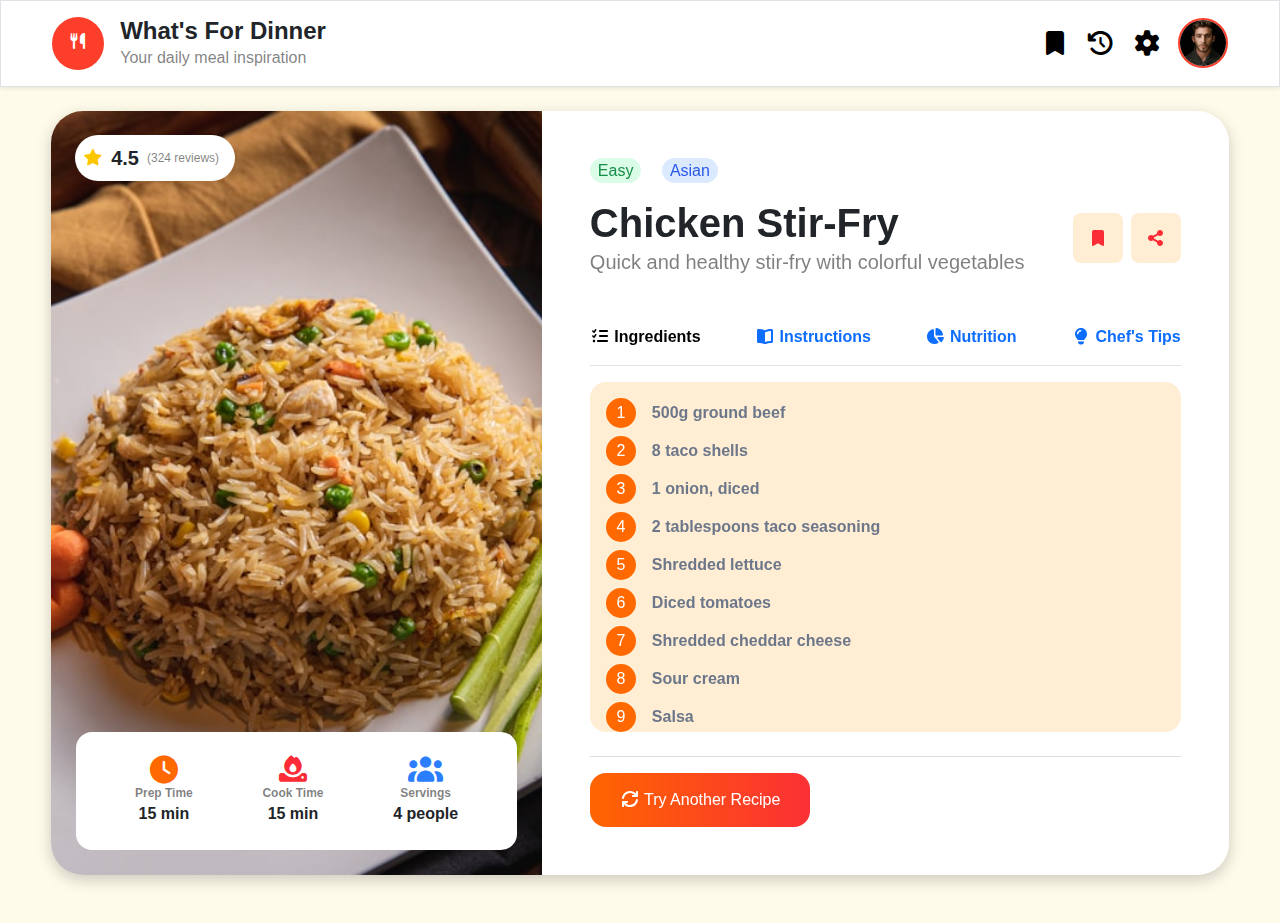
<file: index.html>
<html>

<head>
  <title>What's For Dinner</title>
  <link rel="preconnect" href="https://fonts.googleapis.com">
  <link rel="preconnect" href="https://fonts.gstatic.com" crossorigin>
  <link rel="preconnect" href="https://fonts.googleapis.com">
  <!-- ====================================================== -->
  <link rel="stylesheet" href="css/all.min.css">
  <link rel="stylesheet" href="css/bootstrap.min.css">
  <link rel="stylesheet" href="css/style-index.css">
  <link rel="stylesheet" href="css/index-media.css">
  <!-- ======================================================= -->
</head>


<body>
  <nav class="navbar navbar-expand-lg bg-body-tertiary">
    <div class="container-fluid container-60px pt-3 pb-3 bg-white  border border-bottom shadow-sm">
      <div class="d-flex">
        <span class="p-3 bg-1 rounded-circle text-white"><i class="fas fa-utensils"></i></span>
        <div class="ps-3">
          <h1 class="fw-bold fs-24px">What's For Dinner</h1>
          <p class="text-black-50">Your daily meal inspiration</p>
        </div>
      </div>

      <button class="navbar-toggler" type="button" data-bs-toggle="collapse" data-bs-target="#navbarNav"
        aria-controls="navbarNav" aria-expanded="false" aria-label="Toggle navigation">
        <span class="navbar-toggler-icon"></span>
      </button>
      <div class="collapse navbar-collapse  justify-content-end" id="navbarNav">
       
          <button class="border-0 bg-transparent fs-4 ps-3 hover-1"><i class="fa-solid fa-bookmark"></i></button>
        <button class="border-0 bg-transparent fs-4 ps-3 hover-1"><i class="fas fa-history"></i></button>
        <button class="border-0 bg-transparent fs-4 ps-3 hover-1"><i class="fas fa-gear"></i></button>
        <button class="b-1 w-50px rounded-circle overflow-hidden ms-3"><img src="img/avatar-4.jpg " alt=""></button>
      
      </div>
    </div>
  </nav>


  <section>
    <div class="container-fluid container-60px bg-2 pt-4 pb-5">
      <div class="sec d-flex flex-wrap col-12 rounded-5  overflow-hidden box-sh-1">
        <div class="img col-sm-12 col-lg-5 position-relative">
          <div id="imgMeals">
            <img src="img/photo-1603133872878-684f208fb84b.jpg" alt="" class="img-2 ">
          </div>

          <div class="p-2 rounded-5 position-absolute top-0 start-0 bg-white mt-4 ms-4 d-flex align-items-center"><i
              class="fas fa-star color-10 me-2"></i>
            <p class="fs-5 fw-bold me-2" id="str">4.5</p>
            <p class="fs-12px text-black-50 me-2">(<span id="reviews">324</span> reviews)</p>
          </div>

          <div class="d-flex justify-content-around bg-white  p-4 rounded-4 pos-1">
            <div class="text-center">
              <span class="color-1 fs-3"><i class="fas fa-clock"></i></span>
              <p class="text-black-50 fs-12px fw-bold">Prep Time</p>
              <p class="fw-bold" id="PrepTime">15 min</p>
            </div>

            <div class="text-center">
              <span class="color-2 fs-3"><i class="fas fa-fire-burner"></i></span>
              <p class="text-black-50 fs-12px fw-bold">Cook Time</p>
              <p class="fw-bold" id="cookTime">15 min</p>
            </div>

            <div class="text-center">
              <span class="color-3 fs-3"><i class="fas fa-users"></i></span>
              <p class="text-black-50 fs-12px fw-bold">Servings</p>
              <p class="fw-bold" id="servings">4 people</p>
            </div>
          </div>
        </div>


        <div class="cont col-sm-12 col-lg-7 bg-white p-5 overflow-x-auto">
          <div>
            <div class="pb-3">
              <span class="p-1 bg-3 ps-2 pe-2 rounded-4 me-3 color-4" id="level">Easy</span>
              <span class="p-1 bg-4 pe-2 ps-2 rounded-4 color-5" id="nation">Asian</span>
            </div>

            <div class="d-flex justify-content-between align-items-center">
              <div>
                <h3 class="fw-bold fs-1" id="name">Chicken Stir-Fry</h3>
                <p class="fs-5 text-black-50" id="descrp">Quick and healthy stir-fry with colorful vegetables</p>
              </div>

              <div class="d-flex">
                <div class="w-50px h-50px d-flex justify-content-center align-items-center rounded-3 bg-5 color-2 me-2 hover-2"><i class="fa-solid fa-bookmark"></i></div>
                <div class="w-50px h-50px d-flex justify-content-center align-items-center rounded-3 bg-5 color-2 hover-2"><i class="fas fa-share-nodes"></i></div>
              </div>
            </div>
          </div>

          <div class="pt-5">
            <nav>
              <div class="nav nav-tabs justify-content-between " id="nav-tab" role="tablist">
                <button class="nav-link active fw-bold mb-3  border-0" id="nav-home-tab" data-bs-toggle="tab"
                  data-bs-target="#nav-home" type="button" role="tab" aria-controls="nav-home" aria-selected="true"><i
                    class="fas fa-list-check"></i> Ingredients</button>

                <button class="nav-link  fw-bold mb-3  border-0" id="nav-profile-tab" data-bs-toggle="tab"
                  data-bs-target="#nav-profile" type="button" role="tab" aria-controls="nav-profile"
                  aria-selected="false"><i class="fas fa-book-open"></i> Instructions</button>

                <button class="nav-link fw-bold mb-3  border-0" id="nav-contact-tab" data-bs-toggle="tab"
                  data-bs-target="#nav-contact" type="button" role="tab" aria-controls="nav-contact"
                  aria-selected="false"><i class="fas fa-chart-pie"></i> Nutrition</button>

                <button class="nav-link fw-bold mb-3  border-0" id="nav-contact-tab-2" data-bs-toggle="tab"
                  data-bs-target="#nav-contact-2" type="button" role="tab" aria-controls="nav-contact-2"
                  aria-selected="false"><i class="fas fa-lightbulb"></i> Chef's Tips</button>
              </div>
            </nav>

            <div class="tab-content mt-3 " id="nav-tabContent">
              <div class="tab-pane fade show active " id="nav-home" role="tabpanel" aria-labelledby="nav-home-tab"
                tabindex="0">
                <div class="bg-5 rounded-4 p-3 h-350px overflow-x-auto " id="Ingredients">
                  <div class="d-flex align-items-center pb-2">
                    <div
                      class="w-30px justify-content-center align-items-center d-flex h-30px rounded-circle bg-6 text-white">
                      1</div>
                    <p class="color-6 ms-3 fw-bold">500g ground beef</p>
                  </div>
                   <div class="d-flex align-items-center pb-2">
                    <div
                      class="w-30px justify-content-center align-items-center d-flex h-30px rounded-circle bg-6 text-white">
                      2</div>
                    <p class="color-6 ms-3 fw-bold">8 taco shells</p>
                  </div>
                  <div class="d-flex align-items-center pb-2">
                    <div
                      class="w-30px justify-content-center align-items-center d-flex h-30px rounded-circle bg-6 text-white">
                      3</div>
                    <p class="color-6 ms-3 fw-bold">1 onion, diced</p>
                  </div>
                  <div class="d-flex align-items-center pb-2">
                    <div
                      class="w-30px justify-content-center align-items-center d-flex h-30px rounded-circle bg-6 text-white">
                      4</div>
                    <p class="color-6 ms-3 fw-bold">2 tablespoons taco seasoning</p>
                  </div>
                  <div class="d-flex align-items-center pb-2">
                    <div
                      class="w-30px justify-content-center align-items-center d-flex h-30px rounded-circle bg-6 text-white">
                      5</div>
                    <p class="color-6 ms-3 fw-bold">Shredded lettuce</p>
                  </div>
                  <div class="d-flex align-items-center pb-2">
                    <div
                      class="w-30px justify-content-center align-items-center d-flex h-30px rounded-circle bg-6 text-white">
                      6</div>
                    <p class="color-6 ms-3 fw-bold">Diced tomatoes</p>
                  </div>
                  <div class="d-flex align-items-center pb-2">
                    <div
                      class="w-30px justify-content-center align-items-center d-flex h-30px rounded-circle bg-6 text-white">
                      7</div>
                    <p class="color-6 ms-3 fw-bold">Shredded cheddar cheese</p>
                  </div>
                  <div class="d-flex align-items-center pb-2">
                    <div
                      class="w-30px justify-content-center align-items-center d-flex h-30px rounded-circle bg-6 text-white">
                      8</div>
                    <p class="color-6 ms-3 fw-bold">Sour cream</p>
                  </div>
                  <div class="d-flex align-items-center pb-2">
                    <div
                      class="w-30px justify-content-center align-items-center d-flex h-30px rounded-circle bg-6 text-white">
                      9</div>
                    <p class="color-6 ms-3 fw-bold">Salsa</p>
                  </div>
                </div>
              </div>

              <div class="tab-pane fade h-350px overflow-x-auto" id="nav-profile" role="tabpanel"
                aria-labelledby="nav-profile-tab" tabindex="0">
                <div class="d-flex align-items-center pb-3">
                  <div
                    class="w-50px bg-6 h-50px rounded-4 fs-4 text-white fw-bold d-flex justify-content-center align-items-center">
                    1</div>
                  <p class="fs-14px color-6 ps-3">Heat a large skillet over medium-high heat. Cook ground beef until
                    browned.</p>
                </div>
                <div class="d-flex align-items-center pb-3">
                  <div
                    class="w-50px bg-6 h-50px rounded-4 fs-4 text-white fw-bold d-flex justify-content-center align-items-center">
                    2</div>
                  <p class="fs-14px color-6 ps-3">Add diced onion and cook until softened, about 5 minutes.</p>
                </div>
                <div class="d-flex align-items-center pb-3">
                  <div
                    class="w-50px bg-6 h-50px rounded-4 fs-4 text-white fw-bold d-flex justify-content-center align-items-center">
                    3</div>
                  <p class="fs-14px color-6 ps-3">Stir in taco seasoning and 1/2 cup water. Simmer for 10 minutes.</p>
                </div>
                <div class="d-flex align-items-center pb-3">
                  <div
                    class="w-50px bg-6 h-50px rounded-4 fs-4 text-white fw-bold d-flex justify-content-center align-items-center">
                    4</div>
                  <p class="fs-14px color-6 ps-3">Warm taco shells according to package directions.</p>
                </div>
                <div class="d-flex align-items-center pb-3">
                  <div
                    class="w-50px bg-6 h-50px rounded-4 fs-4 text-white fw-bold d-flex justify-content-center align-items-center">
                    5</div>
                  <p class="fs-14px color-6 ps-3">Fill each shell with seasoned beef.</p>
                </div>
                <div class="d-flex align-items-center pb-3">
                  <div
                    class="w-50px bg-6 h-50px rounded-4 fs-4 text-white fw-bold d-flex justify-content-center align-items-center">
                    6</div>
                  <p class="fs-14px color-6 ps-3">Top with lettuce, tomatoes, cheese, sour cream, and salsa. Serve
                    immediately.</p>
                </div>
              </div>

              <div class="tab-pane fade h-350px overflow-x-auto" id="nav-contact" role="tabpanel"
                aria-labelledby="nav-contact-tab" tabindex="0">
                <div class="d-flex col-12 flex-wrap " id="Nutrition">
                 <div class="p-2 col-md-6 col-sm-12 ">
                    <div class="p-3 bg-7 rounded-4  d-flex justify-content-between align-items-center">
                      <div class="d-flex align-items-center">
                        <div
                          class="w-50px h-50px bg-5 rounded-4 d-flex justify-content-center align-items-center color-1">
                          <i class="fas fa-fire"></i>
                        </div>
                        <p class="ps-3 fw-bold">Calories</p>
                      </div>
                      <p class="fs-5 fw-bold" id="Calories">320 kcal</p>
                    </div>
                  </div>

                  <div class="p-2 col-md-6 col-sm-12 ">
                    <div class="p-3 bg-7 rounded-4  d-flex justify-content-between align-items-center">
                      <div class="d-flex align-items-center">
                        <div
                          class="w-50px h-50px bg-9 rounded-4 d-flex justify-content-center align-items-center color-8">
                          <i class="fas fa-dumbbell"></i>
                        </div>
                        <p class="ps-3 fw-bold">Protein</p>
                      </div>
                      <p class="fs-5 fw-bold" id="protein">38 g</p>
                    </div>
                  </div>

                  <div class="p-2 col-md-6 col-sm-12 ">
                    <div class="p-3 bg-7 rounded-4  d-flex justify-content-between align-items-center">
                      <div class="d-flex align-items-center">
                        <div
                          class="w-50px h-50px bg-8 rounded-4 d-flex justify-content-center align-items-center color-7">
                          <i class="fas fa-wheat-awn"></i>
                        </div>
                        <p class="ps-3 fw-bold">Carbohydrates</p>
                      </div>
                      <p class="fs-5 fw-bold" id="Carbohydrates">42 g</p>
                    </div>
                  </div>

                  <div class="p-2 col-md-6 col-sm-12 ">
                    <div class="p-3 bg-7 rounded-4  d-flex justify-content-between align-items-center">
                      <div class="d-flex align-items-center">
                        <div
                          class="w-50px h-50px bg-10 rounded-4 d-flex justify-content-center align-items-center color-2">
                          <i class="fas fa-droplet"></i>
                        </div>
                        <p class="ps-3 fw-bold">Fat</p>
                      </div>
                      <p class="fs-5 fw-bold" id="fat">35 g</p>
                    </div>
                  </div>

                  <div class="p-2 col-md-6 col-sm-12 ">
                    <div class="p-3 bg-7 rounded-4  d-flex justify-content-between align-items-center">
                      <div class="d-flex align-items-center">
                        <div
                          class="w-50px h-50px bg-11 rounded-4 d-flex justify-content-center align-items-center color-4">
                          <i class="fas fa-seedling"></i>
                        </div>
                        <p class="ps-3 fw-bold">Fiber</p>
                      </div>
                      <p class="fs-5 fw-bold" id="fiber">2 g</p>
                    </div>
                  </div>

                  <div class="p-2 col-md-6 col-sm-12 ">
                    <div class="p-3 bg-7 rounded-4  d-flex justify-content-between align-items-center">
                      <div class="d-flex align-items-center">
                        <div
                          class="w-50px h-50px bg-10 rounded-4 d-flex justify-content-center align-items-center color-9">
                          <i class="fas fa-box"></i>
                        </div>
                        <p class="ps-3 fw-bold">Sodium</p>
                      </div>
                      <p class="fs-5 fw-bold" id="sodium">920 gm</p>
                    </div>
                  </div>
                </div>
              </div>

              <div class="tab-pane fade h-350px overflow-xcol-md-6 col-sm-12" id="nav-contact-2" role="tabpanel"
                aria-labelledby="nav-contact-tab-2" tabindex="0">
                <div class="w-100 p-4 rounded-4 bg-2 bor-1 d-flex align-items-center mb-3">
                  <span class="p-1 rounded-circle bg-12 text-white"><i class="fas fa-check"></i></span>
                  <p class="ps-3">Cut all ingredients before starting to cook</p>
                </div>
                <div class="w-100 p-4 rounded-4 bg-2 bor-1 d-flex align-items-center mb-3">
                  <span class="p-1 rounded-circle bg-12 text-white"><i class="fas fa-check"></i></span>
                  <p class="ps-3">Cut all ingredients before starting to cook</p>
                </div>
                <div class="w-100 p-4 rounded-4 bg-2 bor-1 d-flex align-items-center mb-3">
                  <span class="p-1 rounded-circle bg-12 text-white"><i class="fas fa-check"></i></span>
                  <p class="ps-3">Cut all ingredients before starting to cook</p>
                </div>
                <div class="w-100 p-4 rounded-4 bg-2 bor-1 d-flex align-items-center mb-3">
                  <span class="p-1 rounded-circle bg-12 text-white"><i class="fas fa-check"></i></span>
                  <p class="ps-3">Cut all ingredients before starting to cook</p>
                </div>
              </div>

              <div class="line mt-4 mb-3"></div>

              <button
              onclick="(change())"
               class="border-0 but-1 rounded-4 text-white" ><i class="fas fa-arrows-rotate"></i> Try Another
                Recipe</button>

            </div>
          </div>
        </div>
      </div>
    </div>
  </section>

  <!-- =========================================== -->
  <script src="https://cdn.jsdelivr.net/npm/bootstrap@5.3.3/dist/js/bootstrap.bundle.min.js"
    integrity="sha384-YvpcrYf0tY3lHB60NNkmXc5s9fDVZLESaAA55NDzOxhy9GkcIdslK1eN7N6jIeHz"
    crossorigin="anonymous"></script>
    <script src="js/index.js"></script>
</body>

</html>
</file>
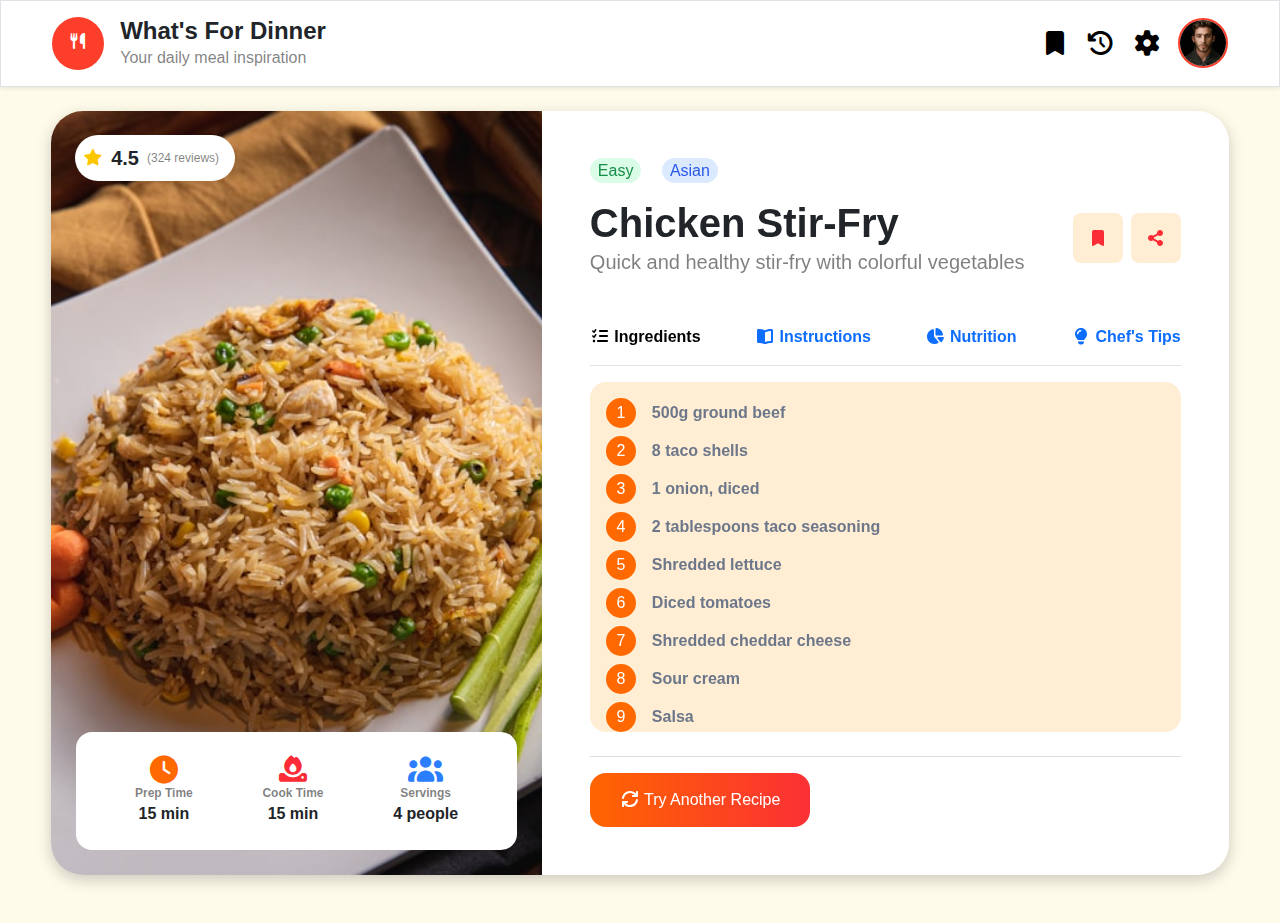
<file: html/index.html>
<html>

<head>
  <title>What's For Dinner</title>
  <link rel="preconnect" href="https://fonts.googleapis.com">
  <link rel="preconnect" href="https://fonts.gstatic.com" crossorigin>
  <link rel="preconnect" href="https://fonts.googleapis.com">
  <!-- ====================================================== -->
  <link rel="stylesheet" href="../css/all.min.css">
  <link rel="stylesheet" href="../css/bootstrap.min.css">
  <link rel="stylesheet" href="../css/style-index.css">
  <link rel="stylesheet" href="../css/index-media.css">
  <!-- ======================================================= -->
</head>


<body>
  <nav class="navbar navbar-expand-lg bg-body-tertiary">
    <div class="container-fluid container-60px pt-3 pb-3 bg-white  border border-bottom shadow-sm">
      <div class="d-flex">
        <span class="p-3 bg-1 rounded-circle text-white"><i class="fas fa-utensils"></i></span>
        <div class="ps-3">
          <h1 class="fw-bold fs-24px">What's For Dinner</h1>
          <p class="text-black-50">Your daily meal inspiration</p>
        </div>
      </div>

      <button class="navbar-toggler" type="button" data-bs-toggle="collapse" data-bs-target="#navbarNav"
        aria-controls="navbarNav" aria-expanded="false" aria-label="Toggle navigation">
        <span class="navbar-toggler-icon"></span>
      </button>
      <div class="collapse navbar-collapse  justify-content-end" id="navbarNav">
       
          <button class="border-0 bg-transparent fs-4 ps-3 hover-1"><i class="fa-solid fa-bookmark"></i></button>
        <button class="border-0 bg-transparent fs-4 ps-3 hover-1"><i class="fas fa-history"></i></button>
        <button class="border-0 bg-transparent fs-4 ps-3 hover-1"><i class="fas fa-gear"></i></button>
        <button class="b-1 w-50px rounded-circle overflow-hidden ms-3"><img src="../img/avatar-4.jpg " alt=""></button>
      
      </div>
    </div>
  </nav>


  <section>
    <div class="container-fluid container-60px bg-2 pt-4 pb-5">
      <div class="sec d-flex flex-wrap col-12 rounded-5  overflow-hidden box-sh-1">
        <div class="img col-sm-12 col-lg-5 position-relative">
          <div id="imgMeals">
            <img src="../img/photo-1603133872878-684f208fb84b.jpg" alt="" class="img-2 ">
          </div>

          <div class="p-2 rounded-5 position-absolute top-0 start-0 bg-white mt-4 ms-4 d-flex align-items-center"><i
              class="fas fa-star color-10 me-2"></i>
            <p class="fs-5 fw-bold me-2" id="str">4.5</p>
            <p class="fs-12px text-black-50 me-2">(<span id="reviews">324</span> reviews)</p>
          </div>

          <div class="d-flex justify-content-around bg-white  p-4 rounded-4 pos-1">
            <div class="text-center">
              <span class="color-1 fs-3"><i class="fas fa-clock"></i></span>
              <p class="text-black-50 fs-12px fw-bold">Prep Time</p>
              <p class="fw-bold" id="PrepTime">15 min</p>
            </div>

            <div class="text-center">
              <span class="color-2 fs-3"><i class="fas fa-fire-burner"></i></span>
              <p class="text-black-50 fs-12px fw-bold">Cook Time</p>
              <p class="fw-bold" id="cookTime">15 min</p>
            </div>

            <div class="text-center">
              <span class="color-3 fs-3"><i class="fas fa-users"></i></span>
              <p class="text-black-50 fs-12px fw-bold">Servings</p>
              <p class="fw-bold" id="servings">4 people</p>
            </div>
          </div>
        </div>


        <div class="cont col-sm-12 col-lg-7 bg-white p-5 overflow-x-auto">
          <div>
            <div class="pb-3">
              <span class="p-1 bg-3 ps-2 pe-2 rounded-4 me-3 color-4" id="level">Easy</span>
              <span class="p-1 bg-4 pe-2 ps-2 rounded-4 color-5" id="nation">Asian</span>
            </div>

            <div class="d-flex justify-content-between align-items-center">
              <div>
                <h3 class="fw-bold fs-1" id="name">Chicken Stir-Fry</h3>
                <p class="fs-5 text-black-50" id="descrp">Quick and healthy stir-fry with colorful vegetables</p>
              </div>

              <div class="d-flex">
                <div class="w-50px h-50px d-flex justify-content-center align-items-center rounded-3 bg-5 color-2 me-2 hover-2"><i class="fa-solid fa-bookmark"></i></div>
                <div class="w-50px h-50px d-flex justify-content-center align-items-center rounded-3 bg-5 color-2 hover-2"><i class="fas fa-share-nodes"></i></div>
              </div>
            </div>
          </div>

          <div class="pt-5">
            <nav>
              <div class="nav nav-tabs justify-content-between " id="nav-tab" role="tablist">
                <button class="nav-link active fw-bold mb-3  border-0" id="nav-home-tab" data-bs-toggle="tab"
                  data-bs-target="#nav-home" type="button" role="tab" aria-controls="nav-home" aria-selected="true"><i
                    class="fas fa-list-check"></i> Ingredients</button>

                <button class="nav-link  fw-bold mb-3  border-0" id="nav-profile-tab" data-bs-toggle="tab"
                  data-bs-target="#nav-profile" type="button" role="tab" aria-controls="nav-profile"
                  aria-selected="false"><i class="fas fa-book-open"></i> Instructions</button>

                <button class="nav-link fw-bold mb-3  border-0" id="nav-contact-tab" data-bs-toggle="tab"
                  data-bs-target="#nav-contact" type="button" role="tab" aria-controls="nav-contact"
                  aria-selected="false"><i class="fas fa-chart-pie"></i> Nutrition</button>

                <button class="nav-link fw-bold mb-3  border-0" id="nav-contact-tab-2" data-bs-toggle="tab"
                  data-bs-target="#nav-contact-2" type="button" role="tab" aria-controls="nav-contact-2"
                  aria-selected="false"><i class="fas fa-lightbulb"></i> Chef's Tips</button>
              </div>
            </nav>

            <div class="tab-content mt-3 " id="nav-tabContent">
              <div class="tab-pane fade show active " id="nav-home" role="tabpanel" aria-labelledby="nav-home-tab"
                tabindex="0">
                <div class="bg-5 rounded-4 p-3 h-350px overflow-x-auto " id="Ingredients">
                  <div class="d-flex align-items-center pb-2">
                    <div
                      class="w-30px justify-content-center align-items-center d-flex h-30px rounded-circle bg-6 text-white">
                      1</div>
                    <p class="color-6 ms-3 fw-bold">500g ground beef</p>
                  </div>
                   <div class="d-flex align-items-center pb-2">
                    <div
                      class="w-30px justify-content-center align-items-center d-flex h-30px rounded-circle bg-6 text-white">
                      2</div>
                    <p class="color-6 ms-3 fw-bold">8 taco shells</p>
                  </div>
                  <div class="d-flex align-items-center pb-2">
                    <div
                      class="w-30px justify-content-center align-items-center d-flex h-30px rounded-circle bg-6 text-white">
                      3</div>
                    <p class="color-6 ms-3 fw-bold">1 onion, diced</p>
                  </div>
                  <div class="d-flex align-items-center pb-2">
                    <div
                      class="w-30px justify-content-center align-items-center d-flex h-30px rounded-circle bg-6 text-white">
                      4</div>
                    <p class="color-6 ms-3 fw-bold">2 tablespoons taco seasoning</p>
                  </div>
                  <div class="d-flex align-items-center pb-2">
                    <div
                      class="w-30px justify-content-center align-items-center d-flex h-30px rounded-circle bg-6 text-white">
                      5</div>
                    <p class="color-6 ms-3 fw-bold">Shredded lettuce</p>
                  </div>
                  <div class="d-flex align-items-center pb-2">
                    <div
                      class="w-30px justify-content-center align-items-center d-flex h-30px rounded-circle bg-6 text-white">
                      6</div>
                    <p class="color-6 ms-3 fw-bold">Diced tomatoes</p>
                  </div>
                  <div class="d-flex align-items-center pb-2">
                    <div
                      class="w-30px justify-content-center align-items-center d-flex h-30px rounded-circle bg-6 text-white">
                      7</div>
                    <p class="color-6 ms-3 fw-bold">Shredded cheddar cheese</p>
                  </div>
                  <div class="d-flex align-items-center pb-2">
                    <div
                      class="w-30px justify-content-center align-items-center d-flex h-30px rounded-circle bg-6 text-white">
                      8</div>
                    <p class="color-6 ms-3 fw-bold">Sour cream</p>
                  </div>
                  <div class="d-flex align-items-center pb-2">
                    <div
                      class="w-30px justify-content-center align-items-center d-flex h-30px rounded-circle bg-6 text-white">
                      9</div>
                    <p class="color-6 ms-3 fw-bold">Salsa</p>
                  </div>
                </div>
              </div>

              <div class="tab-pane fade h-350px overflow-x-auto" id="nav-profile" role="tabpanel"
                aria-labelledby="nav-profile-tab" tabindex="0">
                <div class="d-flex align-items-center pb-3">
                  <div
                    class="w-50px bg-6 h-50px rounded-4 fs-4 text-white fw-bold d-flex justify-content-center align-items-center">
                    1</div>
                  <p class="fs-14px color-6 ps-3">Heat a large skillet over medium-high heat. Cook ground beef until
                    browned.</p>
                </div>
                <div class="d-flex align-items-center pb-3">
                  <div
                    class="w-50px bg-6 h-50px rounded-4 fs-4 text-white fw-bold d-flex justify-content-center align-items-center">
                    2</div>
                  <p class="fs-14px color-6 ps-3">Add diced onion and cook until softened, about 5 minutes.</p>
                </div>
                <div class="d-flex align-items-center pb-3">
                  <div
                    class="w-50px bg-6 h-50px rounded-4 fs-4 text-white fw-bold d-flex justify-content-center align-items-center">
                    3</div>
                  <p class="fs-14px color-6 ps-3">Stir in taco seasoning and 1/2 cup water. Simmer for 10 minutes.</p>
                </div>
                <div class="d-flex align-items-center pb-3">
                  <div
                    class="w-50px bg-6 h-50px rounded-4 fs-4 text-white fw-bold d-flex justify-content-center align-items-center">
                    4</div>
                  <p class="fs-14px color-6 ps-3">Warm taco shells according to package directions.</p>
                </div>
                <div class="d-flex align-items-center pb-3">
                  <div
                    class="w-50px bg-6 h-50px rounded-4 fs-4 text-white fw-bold d-flex justify-content-center align-items-center">
                    5</div>
                  <p class="fs-14px color-6 ps-3">Fill each shell with seasoned beef.</p>
                </div>
                <div class="d-flex align-items-center pb-3">
                  <div
                    class="w-50px bg-6 h-50px rounded-4 fs-4 text-white fw-bold d-flex justify-content-center align-items-center">
                    6</div>
                  <p class="fs-14px color-6 ps-3">Top with lettuce, tomatoes, cheese, sour cream, and salsa. Serve
                    immediately.</p>
                </div>
              </div>

              <div class="tab-pane fade h-350px overflow-x-auto" id="nav-contact" role="tabpanel"
                aria-labelledby="nav-contact-tab" tabindex="0">
                <div class="d-flex col-12 flex-wrap " id="Nutrition">
                 <div class="p-2 col-md-6 col-sm-12 ">
                    <div class="p-3 bg-7 rounded-4  d-flex justify-content-between align-items-center">
                      <div class="d-flex align-items-center">
                        <div
                          class="w-50px h-50px bg-5 rounded-4 d-flex justify-content-center align-items-center color-1">
                          <i class="fas fa-fire"></i>
                        </div>
                        <p class="ps-3 fw-bold">Calories</p>
                      </div>
                      <p class="fs-5 fw-bold" id="Calories">320 kcal</p>
                    </div>
                  </div>

                  <div class="p-2 col-md-6 col-sm-12 ">
                    <div class="p-3 bg-7 rounded-4  d-flex justify-content-between align-items-center">
                      <div class="d-flex align-items-center">
                        <div
                          class="w-50px h-50px bg-9 rounded-4 d-flex justify-content-center align-items-center color-8">
                          <i class="fas fa-dumbbell"></i>
                        </div>
                        <p class="ps-3 fw-bold">Protein</p>
                      </div>
                      <p class="fs-5 fw-bold" id="protein">38 g</p>
                    </div>
                  </div>

                  <div class="p-2 col-md-6 col-sm-12 ">
                    <div class="p-3 bg-7 rounded-4  d-flex justify-content-between align-items-center">
                      <div class="d-flex align-items-center">
                        <div
                          class="w-50px h-50px bg-8 rounded-4 d-flex justify-content-center align-items-center color-7">
                          <i class="fas fa-wheat-awn"></i>
                        </div>
                        <p class="ps-3 fw-bold">Carbohydrates</p>
                      </div>
                      <p class="fs-5 fw-bold" id="Carbohydrates">42 g</p>
                    </div>
                  </div>

                  <div class="p-2 col-md-6 col-sm-12 ">
                    <div class="p-3 bg-7 rounded-4  d-flex justify-content-between align-items-center">
                      <div class="d-flex align-items-center">
                        <div
                          class="w-50px h-50px bg-10 rounded-4 d-flex justify-content-center align-items-center color-2">
                          <i class="fas fa-droplet"></i>
                        </div>
                        <p class="ps-3 fw-bold">Fat</p>
                      </div>
                      <p class="fs-5 fw-bold" id="fat">35 g</p>
                    </div>
                  </div>

                  <div class="p-2 col-md-6 col-sm-12 ">
                    <div class="p-3 bg-7 rounded-4  d-flex justify-content-between align-items-center">
                      <div class="d-flex align-items-center">
                        <div
                          class="w-50px h-50px bg-11 rounded-4 d-flex justify-content-center align-items-center color-4">
                          <i class="fas fa-seedling"></i>
                        </div>
                        <p class="ps-3 fw-bold">Fiber</p>
                      </div>
                      <p class="fs-5 fw-bold" id="fiber">2 g</p>
                    </div>
                  </div>

                  <div class="p-2 col-md-6 col-sm-12 ">
                    <div class="p-3 bg-7 rounded-4  d-flex justify-content-between align-items-center">
                      <div class="d-flex align-items-center">
                        <div
                          class="w-50px h-50px bg-10 rounded-4 d-flex justify-content-center align-items-center color-9">
                          <i class="fas fa-box"></i>
                        </div>
                        <p class="ps-3 fw-bold">Sodium</p>
                      </div>
                      <p class="fs-5 fw-bold" id="sodium">920 gm</p>
                    </div>
                  </div>
                </div>
              </div>

              <div class="tab-pane fade h-350px overflow-xcol-md-6 col-sm-12" id="nav-contact-2" role="tabpanel"
                aria-labelledby="nav-contact-tab-2" tabindex="0">
                <div class="w-100 p-4 rounded-4 bg-2 bor-1 d-flex align-items-center mb-3">
                  <span class="p-1 rounded-circle bg-12 text-white"><i class="fas fa-check"></i></span>
                  <p class="ps-3">Cut all ingredients before starting to cook</p>
                </div>
                <div class="w-100 p-4 rounded-4 bg-2 bor-1 d-flex align-items-center mb-3">
                  <span class="p-1 rounded-circle bg-12 text-white"><i class="fas fa-check"></i></span>
                  <p class="ps-3">Cut all ingredients before starting to cook</p>
                </div>
                <div class="w-100 p-4 rounded-4 bg-2 bor-1 d-flex align-items-center mb-3">
                  <span class="p-1 rounded-circle bg-12 text-white"><i class="fas fa-check"></i></span>
                  <p class="ps-3">Cut all ingredients before starting to cook</p>
                </div>
                <div class="w-100 p-4 rounded-4 bg-2 bor-1 d-flex align-items-center mb-3">
                  <span class="p-1 rounded-circle bg-12 text-white"><i class="fas fa-check"></i></span>
                  <p class="ps-3">Cut all ingredients before starting to cook</p>
                </div>
              </div>

              <div class="line mt-4 mb-3"></div>

              <button
              onclick="(change())"
               class="border-0 but-1 rounded-4 text-white" ><i class="fas fa-arrows-rotate"></i> Try Another
                Recipe</button>

            </div>
          </div>
        </div>
      </div>
    </div>
  </section>

  <!-- =========================================== -->
  <script src="https://cdn.jsdelivr.net/npm/bootstrap@5.3.3/dist/js/bootstrap.bundle.min.js"
    integrity="sha384-YvpcrYf0tY3lHB60NNkmXc5s9fDVZLESaAA55NDzOxhy9GkcIdslK1eN7N6jIeHz"
    crossorigin="anonymous"></script>
    <script src="../js/index.js"></script>
</body>

</html>
</file>
<file: css/style-index.css>
body {
  font-family: 'Poppins', sans-serif;
}
* {
  box-sizing: border-box;
  padding: 0px !important;
  margin: 0px !important;
}
img {
  width: 100%;
}
.img-2 {
 object-fit: cover;
 object-position: center;
 width: 100%;
 height: 100%;
}
a {
  text-decoration: none;
}

.container-60px{
  padding-inline:  4% !important;
}
 .line{
  width: 100%;
  height: 1px;
  background-color: #dadee2;
 }
/* ================ bg  ================ */
.bg-1{
  background-color: #FD3E2B;
}
.bg-2{
  background-color: #FFFBEB;
}
.bg-3{
  background-color: #DBFCE7;
}
.bg-4{
  background-color: #DBEAFE;
}
.bg-5{
  background-color: #FFEDD4;
}
.bg-6{
 background-color:#FF6900;
}
.bg-7{
  background-color: #F9FAFB;
}
.bg-8{
  background-color: #FEF9C2;
}
.bg-9{
  background-color: #DBEAFE;
}
.bg-10{
  background-color: #FFE2E2;
}
.bg-11{
  background-color: #DBFCE7;
}
.bg-12{
  background-color: #E17100;
}
/* =============== color ============ */
.color-1{
  color:#FF6900;
}
.color-2{
  color: #FB2C36;
}
.color-3{
  color: #2B7FFF;
}
.color-4{
  color: #168E48;
}
.color-5{
  color: #2A59E9;
}
.color-6{
  color: #6c778a;
}
.color-7{
  color: #D08700;
}
.color-8{
  color: #155DFC;
}
.color-9{
  color: #E60076;
}
.color-10{
  color: #FDC700;
}
/* ===========  fs ======== */
.fs-24px{
  font-size: 24px;
}
.fs-12px{
  font-size: 12px;
}
.fs-14px{
  font-size: 14px;
}
/* =============== w  ========== */
.w-50px{
  width: 50px;
}
.w-90{
  width: 80%;
}
.w-30px{
  width: 30px;
}

/* ==============  h  ========= */

.h-30px{
  height: 30px;
}
.h-50px{
  height: 50px;
}
.h-350px{
  height: 350px;
}
.h-750px{
  height: 750px;
}
/* ================ border  ========== */
.b-1{
  border: 2px solid #FD3E2B;
}

/*   =============== hover =========== */
.hover-1:hover{
color: #FD3E2B;
}
.hover-2:hover{
  background-color: #FFD6A7;
}
/* =====================  position  ========= */

.pos-1{
position: absolute;
bottom: 25px;
left: 25px;
right: 25px;
}

.but-1{
  padding-inline: 30px !important;
  padding-block: 15px !important;
  background-image: linear-gradient(90deg , #FF6500 , #FB3035) !important;
  transition: all 0.5s;
}
.but-1:hover{
  background-image: linear-gradient(90deg ,#F44500, #E90006) !important;
  transform: scale(1.05);
  box-shadow: 0 4px 15px rgba(0, 0, 0, 0.2);
}

/*  ===============  box shsdow  ======== */

.box-sh-1{
  box-shadow: 0 5px 15px rgba(0, 0, 0, 0.2);

}

/* ============  border  ======= */

.bor-1{
  border-left: 5px solid #FFB900;
}
</file>
<file: css/index-media.css>
@media screen and (max-width:992px){
    .container-60px{
        padding-inline: 2% !important;
    }}
</file>
